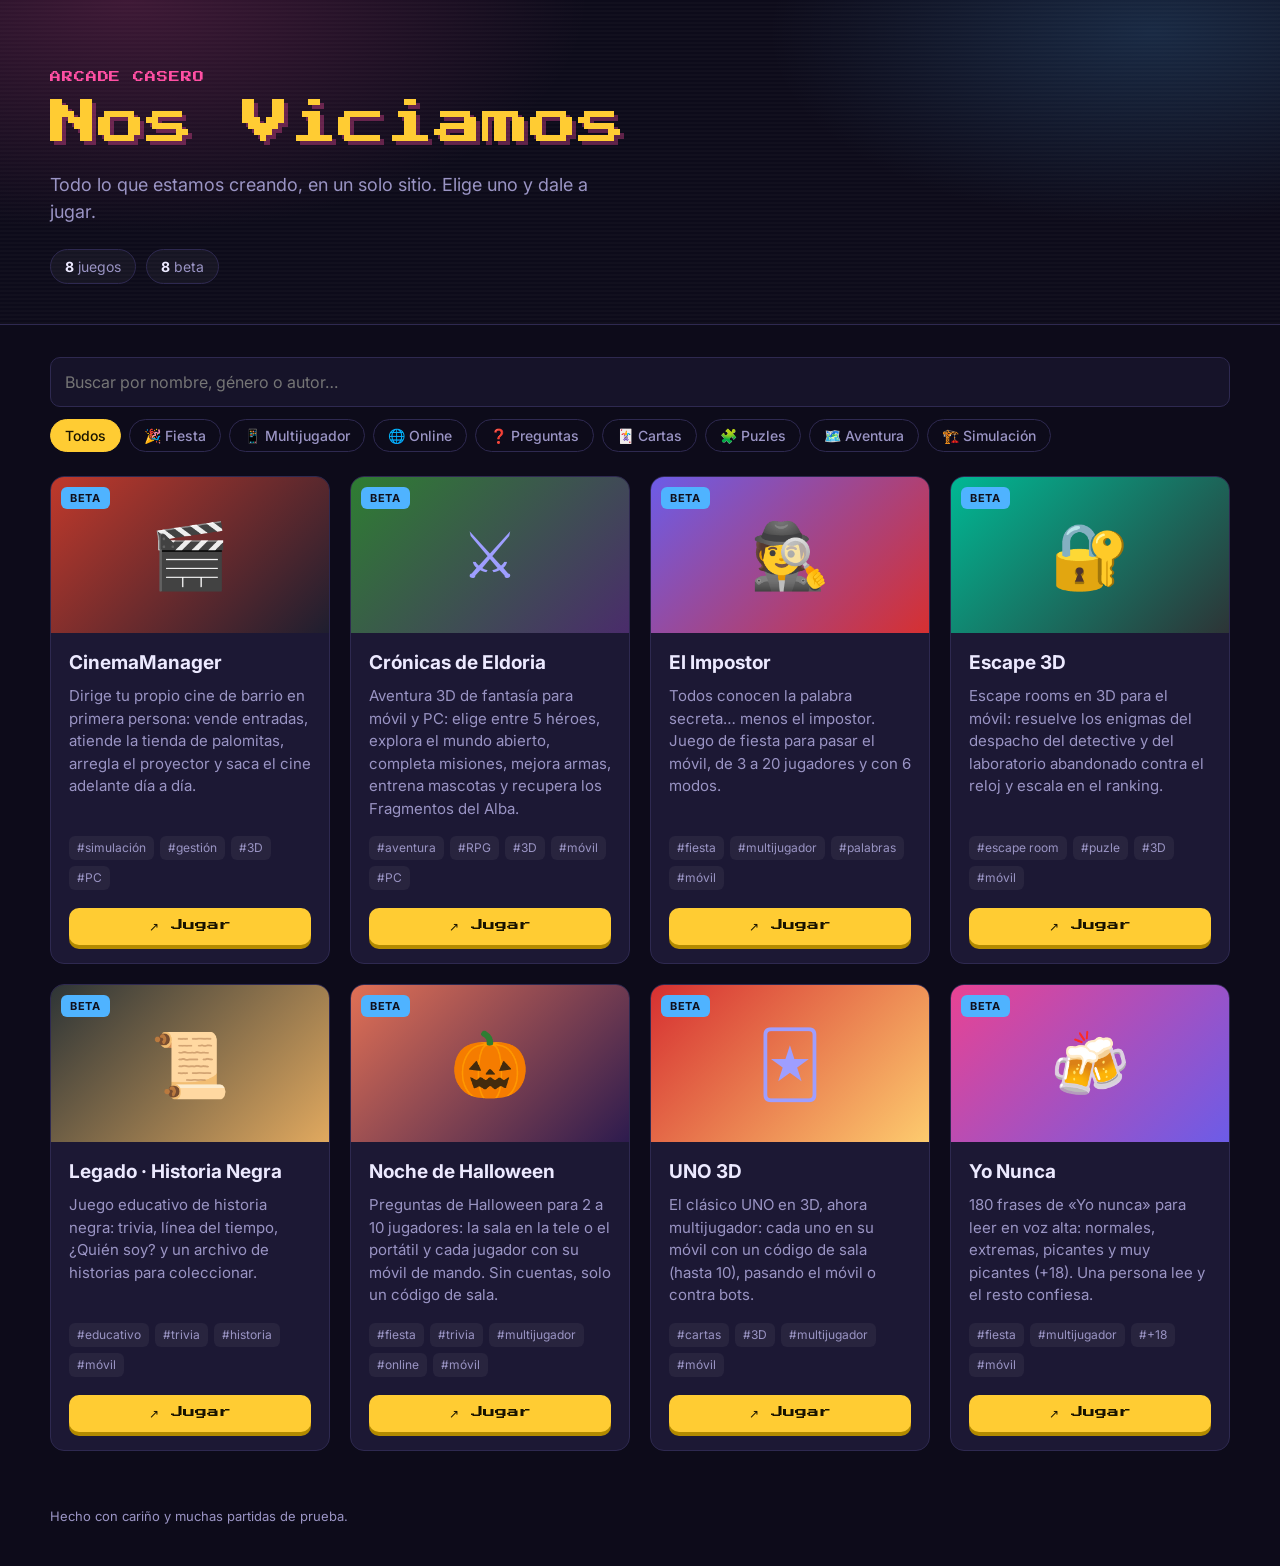
<file: index.html>
<!doctype html>
<html lang="es">
<head>
  <meta charset="utf-8">
  <meta name="viewport" content="width=device-width, initial-scale=1">
  <title>Nos Viciamos · Arcade casero</title>
  <meta name="description" content="Todos los juegos que estamos creando, en un solo sitio: UNO 3D, Yo Nunca, Legado, Noche de Halloween, El Impostor y más.">
  <link rel="canonical" href="https://nosviciamos.vercel.app/">
  <meta name="theme-color" content="#0d0b1a">

  <!-- Iconos -->
  <link rel="icon" href="/favicon.ico" sizes="48x48">
  <link rel="icon" href="/favicon.svg" type="image/svg+xml">
  <link rel="apple-touch-icon" href="/apple-touch-icon.png">
  <link rel="manifest" href="/site.webmanifest">

  <!-- Al compartir (WhatsApp, Telegram, Facebook, Discord…) -->
  <meta property="og:type" content="website">
  <meta property="og:site_name" content="Nos Viciamos">
  <meta property="og:locale" content="es_ES">
  <meta property="og:url" content="https://nosviciamos.vercel.app/">
  <meta property="og:title" content="Nos Viciamos · Arcade casero">
  <meta property="og:description" content="Todos los juegos que estamos creando, en un solo sitio. Elige uno y dale a jugar.">
  <meta property="og:image" content="https://nosviciamos.vercel.app/og-image.png">
  <meta property="og:image:width" content="1200">
  <meta property="og:image:height" content="630">
  <meta property="og:image:alt" content="Mando pixelado amarillo junto al título Nos Viciamos">

  <!-- Twitter / X -->
  <meta name="twitter:card" content="summary_large_image">
  <meta name="twitter:title" content="Nos Viciamos · Arcade casero">
  <meta name="twitter:description" content="Todos los juegos que estamos creando, en un solo sitio. Elige uno y dale a jugar.">
  <meta name="twitter:image" content="https://nosviciamos.vercel.app/og-image.png">
  <meta name="twitter:image:alt" content="Mando pixelado amarillo junto al título Nos Viciamos">
  <link rel="preconnect" href="https://fonts.googleapis.com">
  <link rel="preconnect" href="https://fonts.gstatic.com" crossorigin>
  <link href="https://fonts.googleapis.com/css2?family=Press+Start+2P&family=Inter:wght@400;500;600;700&display=swap" rel="stylesheet">
  <link rel="stylesheet" href="styles.css">
</head>
<body>
  <header class="hero">
    <div class="wrap">
      <p class="eyebrow">Arcade casero</p>
      <h1>Nos Viciamos</h1>
      <p class="lead">Todo lo que estamos creando, en un solo sitio. Elige uno y dale a jugar.</p>
      <div class="stats" id="stats"></div>
      <button type="button" class="btn-install" id="install" hidden>⬇ Instalar la app</button>
    </div>
  </header>

  <main class="wrap">
    <section class="toolbar" aria-label="Buscar">
      <input id="search" type="search" placeholder="Buscar por nombre, género o autor…" aria-label="Buscar juegos" autocomplete="off">
      <div class="chips" id="tipos" role="group" aria-label="Tipo de juego"></div>
    </section>

    <section class="grid" id="grid" aria-live="polite"></section>
    <p class="empty" id="empty" hidden>No hay juegos que coincidan.</p>
  </main>

  <footer class="wrap foot">Hecho con cariño y muchas partidas de prueba.</footer>

  <div class="toast" id="update" role="status" hidden>
    <span>Hay una versión nueva de la web.</span>
    <button type="button" id="update-btn">Actualizar</button>
  </div>

  <script src="games.js"></script>
  <script src="app.js"></script>
</body>
</html>
</file>
<file: styles.css>
:root {
  --bg: #0d0b1a;
  --bg-2: #161329;
  --card: #1c1834;
  --line: #2e2950;
  --text: #ece9ff;
  --muted: #9a94c4;
  --accent: #ffcc33;
  --accent-2: #ff4fa3;
  --ok: #3ddc97;
  --beta: #4fb3ff;
  --dev: #ff9f43;
  --radius: 14px;
}

* { box-sizing: border-box; }

html { color-scheme: dark; }

body {
  margin: 0;
  background: var(--bg);
  color: var(--text);
  font: 16px/1.5 Inter, system-ui, sans-serif;
  -webkit-font-smoothing: antialiased;
}

.wrap { width: min(1180px, 100% - 32px); margin-inline: auto; }

/* Cabecera */
.hero {
  padding: 72px 0 40px;
  background:
    radial-gradient(60% 120% at 10% 0%, #ff4fa333, transparent 60%),
    radial-gradient(50% 100% at 90% 10%, #4fb3ff2e, transparent 60%),
    repeating-linear-gradient(0deg, #ffffff05 0 2px, transparent 2px 4px);
  border-bottom: 1px solid var(--line);
}
.eyebrow {
  margin: 0 0 12px;
  color: var(--accent-2);
  font: 11px "Press Start 2P", monospace;
  letter-spacing: .08em;
  text-transform: uppercase;
}
h1 {
  margin: 0;
  font: clamp(26px, 5vw, 48px)/1.2 "Press Start 2P", monospace;
  color: var(--accent);
  text-shadow: 4px 4px 0 #ff4fa355;
}
.lead { color: var(--muted); max-width: 52ch; margin: 18px 0 24px; font-size: 18px; }
.stats { display: flex; flex-wrap: wrap; gap: 10px; }
.stat {
  background: #ffffff0a;
  border: 1px solid var(--line);
  border-radius: 999px;
  padding: 6px 14px;
  font-size: 14px;
  color: var(--muted);
}
.stat b { color: var(--text); }

/* Buscador y filtros */
.toolbar {
  display: flex;
  flex-direction: column;
  gap: 12px;
  margin: 32px 0 24px;
}
#search {
  background: var(--bg-2);
  border: 1px solid var(--line);
  color: var(--text);
  border-radius: 10px;
  padding: 12px 14px;
  font: inherit;
}
#search:focus { outline: 2px solid var(--accent); outline-offset: 1px; }
.chips { display: flex; flex-wrap: wrap; gap: 8px; }
.chip {
  background: transparent;
  border: 1px solid var(--line);
  color: var(--muted);
  border-radius: 999px;
  padding: 7px 14px;
  font: 500 14px Inter, sans-serif;
  cursor: pointer;
}
.chip:hover { color: var(--text); border-color: var(--muted); }
.chip[aria-pressed="true"] { background: var(--accent); border-color: var(--accent); color: #1a1400; }

/* Tarjetas */
.grid {
  display: grid;
  grid-template-columns: repeat(auto-fill, minmax(270px, 1fr));
  gap: 20px;
}
.card {
  display: flex;
  flex-direction: column;
  background: var(--card);
  border: 1px solid var(--line);
  border-radius: var(--radius);
  overflow: hidden;
  transition: transform .15s ease, border-color .15s ease, box-shadow .15s ease;
}
.card:hover { transform: translateY(-4px); border-color: var(--accent); box-shadow: 0 10px 30px #0008; }
.cover {
  position: relative;
  aspect-ratio: 16 / 9;
  display: grid;
  place-items: center;
  font-size: 64px;
  background: linear-gradient(135deg, var(--c1, #ff4fa3), var(--c2, #4fb3ff));
  border: 0;
  padding: 0;
  width: 100%;
  text-decoration: none;
}
.cover img { position: absolute; inset: 0; width: 100%; height: 100%; object-fit: cover; }
.cover .play {
  position: absolute;
  inset: 0;
  display: grid;
  place-items: center;
  background: #0009;
  opacity: 0;
  transition: opacity .15s;
  font: 14px "Press Start 2P", monospace;
  color: var(--accent);
}
.cover:hover .play, .cover:focus-visible .play { opacity: 1; }
.badge {
  position: absolute;
  top: 10px;
  left: 10px;
  z-index: 1;
  font: 700 11px Inter, sans-serif;
  text-transform: uppercase;
  letter-spacing: .06em;
  padding: 4px 9px;
  border-radius: 6px;
  color: #10101a;
}
.badge.terminado { background: var(--ok); }
.badge.beta { background: var(--beta); }
.badge.desarrollo { background: var(--dev); }
.body { padding: 16px 18px 18px; display: flex; flex-direction: column; gap: 8px; flex: 1; }
.body h3 { margin: 0; font-size: 19px; }
.body p { margin: 0; color: var(--muted); font-size: 15px; }
.meta { display: flex; flex-wrap: wrap; gap: 6px; margin-top: auto; padding-top: 8px; }
.meta span { font-size: 12px; color: var(--muted); background: #ffffff0d; border-radius: 6px; padding: 3px 8px; }
.by { font-size: 13px !important; }

.btn-play {
  margin-top: 10px;
  background: var(--accent);
  color: #1a1400;
  border: 0;
  border-radius: 10px;
  padding: 11px;
  font: 12px "Press Start 2P", monospace;
  text-align: center;
  text-decoration: none;
  box-shadow: 0 4px 0 #b38a00;
}
.btn-play:active { transform: translateY(3px); box-shadow: 0 1px 0 #b38a00; }

.empty { text-align: center; color: var(--muted); padding: 48px 0; }

.foot { color: var(--muted); font-size: 13px; padding: 56px 0 40px; }

/* Instalar y actualizar */
.btn-install {
  margin-top: 20px;
  background: transparent;
  border: 1px solid var(--accent);
  color: var(--accent);
  border-radius: 999px;
  padding: 8px 16px;
  font: 600 14px Inter, sans-serif;
  cursor: pointer;
}
.btn-install:hover { background: var(--accent); color: #1a1400; }
.btn-install[hidden], .toast[hidden] { display: none; }

.toast {
  position: fixed;
  left: 50%;
  bottom: 20px;
  transform: translateX(-50%);
  width: max-content;
  max-width: calc(100% - 32px);
  display: flex;
  align-items: center;
  gap: 14px;
  background: var(--card);
  border: 1px solid var(--line);
  border-radius: 12px;
  padding: 12px 12px 12px 16px;
  box-shadow: 0 10px 30px #0008;
  z-index: 10;
}
.toast button {
  background: var(--accent);
  color: #1a1400;
  border: 0;
  border-radius: 8px;
  padding: 8px 14px;
  font: 700 14px Inter, sans-serif;
  cursor: pointer;
  flex: none;
}

@media (max-width: 600px) {
  .hero { padding: 48px 0 28px; }
}
</file>
